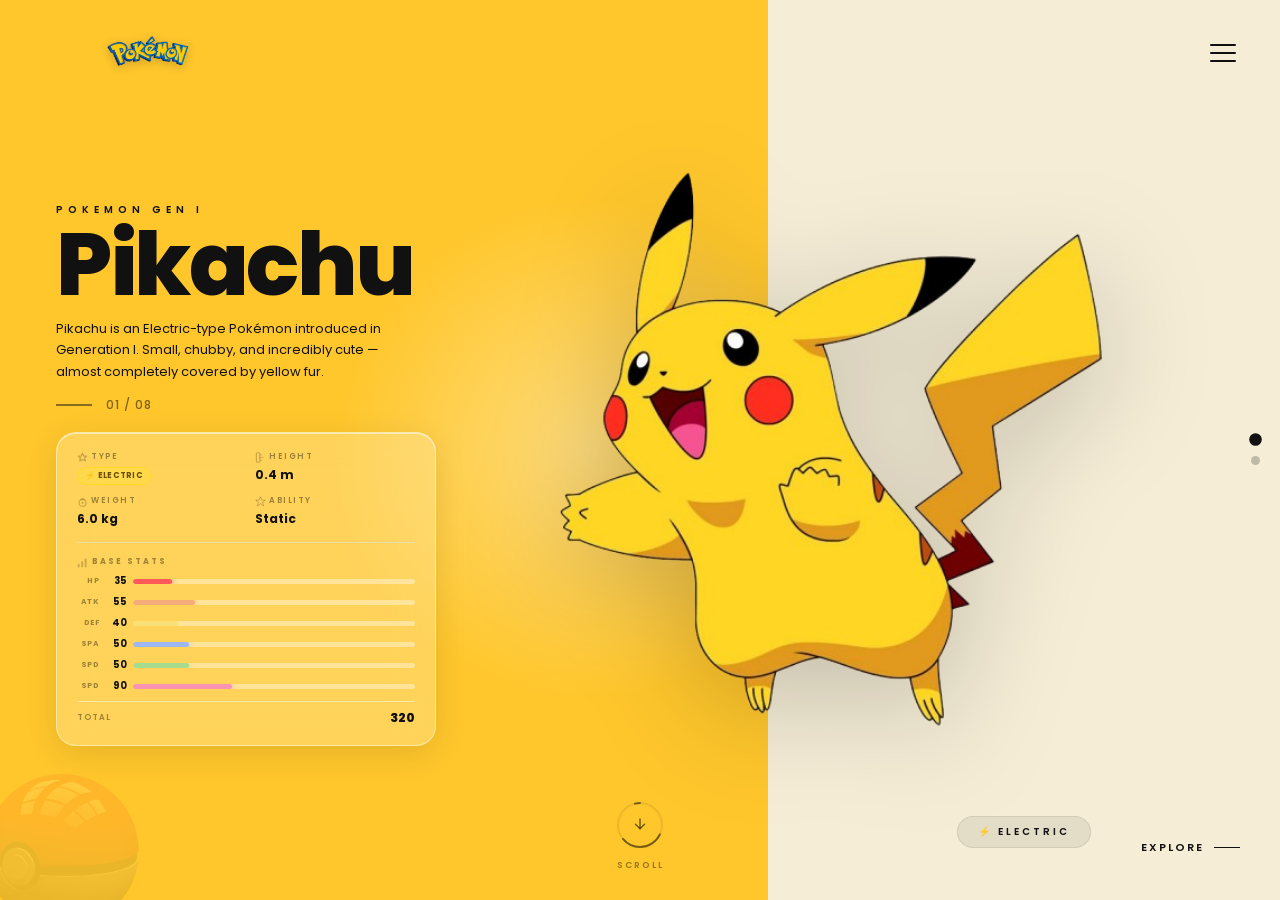
<file: index.html>
<!DOCTYPE html>
<html lang="en">
<head>
    <meta charset="UTF-8">
    <meta name="viewport" content="width=device-width, initial-scale=1.0">
    <title>Pokemon Gen I</title>

    <link rel="preconnect" href="https://fonts.googleapis.com">
    <link rel="preconnect" href="https://fonts.gstatic.com" crossorigin>
    <link href="https://fonts.googleapis.com/css2?family=Poppins:wght@400;500;600;700;800&display=swap" rel="stylesheet">
    <link rel="icon" type="image/x-icon" href="assets/favicon.ico">
    <link rel="stylesheet" href="style.css">
</head>
<body>

    <nav class="scroll-nav" aria-label="Page navigation">
        <button class="snav-dot active" data-slide="0" aria-label="Pikachu"></button>
        <button class="snav-dot"        data-slide="1" aria-label="Charizard"></button>
    </nav>

    <div class="scroll-container" id="scrollContainer">


        <!-- ===================================================
             SLIDE 1 — PIKACHU
        ==================================================== -->
        <div class="slide slide-pikachu" id="slide0">
            <div class="page">

                <!-- ---- LEFT PANEL ---- -->
                <section class="left-panel lp-yellow" aria-label="Pikachu information">

                    <div class="pokemon-logo anim-logo">
                        <img src="assets/pokemonlogo.png" alt="Pokemon" width="200" height="52">
                    </div>

                    <p  class="gen-label  anim-up" style="--d:.38s">Pokemon Gen I</p>
                    <h1 class="pokemon-name anim-up" data-text="Pikachu" style="--d:.50s">Pikachu</h1>
                    <p  class="pokemon-desc anim-up" style="--d:.62s">
                        Pikachu is an Electric-type Pokémon introduced in Generation I.
                        Small, chubby, and incredibly cute — almost completely covered
                        by yellow fur.
                    </p>

                    <div class="counter anim-up" style="--d:.74s" aria-label="Card 1 of 8">
                        <div class="counter-line"></div>
                        <span class="counter-text">01 / 08</span>
                    </div>

                    <!-- STATS SECTION -->
                    <div class="stats-section anim-up" style="--d:.86s" aria-label="Pikachu stats">

                        <!-- quick info grid -->
                        <div class="sq-grid">
                            <div class="sq-item">
                                <span class="sq-label">
                                    <svg width="11" height="11" viewBox="0 0 16 16" fill="none" aria-hidden="true">
                                        <path d="M8 2L10 6H14L11 9L12 13L8 11L4 13L5 9L2 6H6Z" stroke="currentColor" stroke-width="1.8" stroke-linejoin="round"/>
                                    </svg>
                                    Type
                                </span>
                                <div class="sq-types">
                                    <span class="type-pill pill-electric">⚡ Electric</span>
                                </div>
                            </div>
                            <div class="sq-item">
                                <span class="sq-label">
                                    <svg width="11" height="11" viewBox="0 0 16 16" fill="none" aria-hidden="true">
                                        <rect x="2" y="1" width="5" height="14" rx="1.5" stroke="currentColor" stroke-width="1.6"/>
                                        <line x1="7" y1="4"  x2="10" y2="4"  stroke="currentColor" stroke-width="1.3"/>
                                        <line x1="7" y1="8"  x2="12" y2="8"  stroke="currentColor" stroke-width="1.3"/>
                                        <line x1="7" y1="12" x2="10" y2="12" stroke="currentColor" stroke-width="1.3"/>
                                    </svg>
                                    Height
                                </span>
                                <span class="sq-val">0.4 m</span>
                            </div>
                            <div class="sq-item">
                                <span class="sq-label">
                                    <svg width="11" height="11" viewBox="0 0 16 16" fill="none" aria-hidden="true">
                                        <circle cx="8" cy="10" r="5" stroke="currentColor" stroke-width="1.6"/>
                                        <path d="M5.5 5.5 Q8 2 10.5 5.5" stroke="currentColor" stroke-width="1.6" fill="none" stroke-linecap="round"/>
                                        <circle cx="8" cy="10" r="1.5" fill="currentColor"/>
                                    </svg>
                                    Weight
                                </span>
                                <span class="sq-val">6.0 kg</span>
                            </div>
                            <div class="sq-item">
                                <span class="sq-label">
                                    <svg width="11" height="11" viewBox="0 0 16 16" fill="none" aria-hidden="true">
                                        <polygon points="8,1 10,6 15,6 11,9.5 12.5,14.5 8,11 3.5,14.5 5,9.5 1,6 6,6" stroke="currentColor" stroke-width="1.4" stroke-linejoin="round" fill="none"/>
                                    </svg>
                                    Ability
                                </span>
                                <span class="sq-val">Static</span>
                            </div>
                        </div>

                        <!-- base stat bars -->
                        <div class="sc-divider"></div>

                        <div class="sb-header">
                            <svg width="11" height="11" viewBox="0 0 16 16" fill="none" aria-hidden="true">
                                <rect x="1" y="10" width="3" height="5" rx="1" fill="currentColor"/>
                                <rect x="6" y="6"  width="3" height="9" rx="1" fill="currentColor"/>
                                <rect x="11" y="2" width="3" height="13" rx="1" fill="currentColor"/>
                            </svg>
                            Base Stats
                        </div>

                        <div class="sb-list">
                            <div class="sb-row">
                                <span class="sb-lbl">HP</span>
                                <span class="sb-num">35</span>
                                <div class="sb-track">
                                    <div class="sb-fill" style="--pct:14%;--clr:#ff5959;--del:2.85s"></div>
                                </div>
                            </div>
                            <div class="sb-row">
                                <span class="sb-lbl">Atk</span>
                                <span class="sb-num">55</span>
                                <div class="sb-track">
                                    <div class="sb-fill" style="--pct:22%;--clr:#f5ac78;--del:3.00s"></div>
                                </div>
                            </div>
                            <div class="sb-row">
                                <span class="sb-lbl">Def</span>
                                <span class="sb-num">40</span>
                                <div class="sb-track">
                                    <div class="sb-fill" style="--pct:16%;--clr:#fae078;--del:3.15s"></div>
                                </div>
                            </div>
                            <div class="sb-row">
                                <span class="sb-lbl">SpA</span>
                                <span class="sb-num">50</span>
                                <div class="sb-track">
                                    <div class="sb-fill" style="--pct:20%;--clr:#9db7f5;--del:3.30s"></div>
                                </div>
                            </div>
                            <div class="sb-row">
                                <span class="sb-lbl">SpD</span>
                                <span class="sb-num">50</span>
                                <div class="sb-track">
                                    <div class="sb-fill" style="--pct:20%;--clr:#a7db8d;--del:3.45s"></div>
                                </div>
                            </div>
                            <div class="sb-row">
                                <span class="sb-lbl">Spd</span>
                                <span class="sb-num">90</span>
                                <div class="sb-track">
                                    <div class="sb-fill" style="--pct:35%;--clr:#fa92b2;--del:3.60s"></div>
                                </div>
                            </div>
                        </div>

                        <div class="sb-total">
                            <span>Total</span>
                            <strong>320</strong>
                        </div>

                    </div><!-- /stats-section -->

                    <div class="pokeball-watermark" aria-hidden="true">
                        <img src="assets/pokeball.png" alt="">
                    </div>

                    <div class="lightning-container" aria-hidden="true">
                        <div class="bolt" style="--dur:2.8s;--delay:4s;--tx:-30px;--ty:-60px;--tx2:-55px;--ty2:-105px;top:35%;right:32%;">
                            <svg width="20" height="34" viewBox="0 0 22 38" fill="none"><polygon points="14,0 4,20 11,20 8,38 20,14 12,14" fill="#fff" opacity="0.9"/></svg>
                        </div>
                        <div class="bolt" style="--dur:3.2s;--delay:5s;--tx:38px;--ty:-48px;--tx2:65px;--ty2:-86px;top:42%;right:24%;">
                            <svg width="14" height="26" viewBox="0 0 16 28" fill="none"><polygon points="10,0 3,14 8,14 6,28 15,10 9,10" fill="#ffe066" opacity="0.85"/></svg>
                        </div>
                        <div class="spark" style="--dur:2.1s;--delay:4.2s;--tx:-52px;--ty:-32px;top:38%;right:28%;"></div>
                        <div class="spark" style="--dur:2.6s;--delay:5.1s;--tx:42px;--ty:-50px;top:44%;right:22%;"></div>
                        <div class="spark" style="--dur:1.9s;--delay:5.8s;--tx:-38px;--ty:42px;top:50%;right:26%;"></div>
                    </div>

                </section>

                <!-- ---- RIGHT PANEL ---- -->
                <section class="right-panel rp-cream" aria-label="Pikachu illustration">

                    <button class="hamburger" aria-label="Open menu" aria-expanded="false">
                        <span></span><span></span><span></span>
                    </button>

                    <div class="pikachu-wrap">
                        <div class="electric-ring" aria-hidden="true"></div>
                        <div class="electric-ring" aria-hidden="true"></div>
                        <div class="ball-closed" aria-hidden="true"><img src="assets/pokeball.png" alt=""></div>
                        <div class="ball-open"   aria-hidden="true"><img src="assets/pokeballopen.png" alt=""></div>
                        <div class="ball-flash"  aria-hidden="true"></div>
                        <img class="pikachu-img" src="assets/Old_Pikachu.png"
                             alt="Pikachu — Electric-type Pokémon"
                             width="560" height="560" loading="eager">
                    </div>

                    <div class="type-badge anim-fadein" style="--d:2.6s">⚡ Electric</div>
                    <a class="explore-btn anim-fadein" href="#" style="--d:2.7s" aria-label="Explore Pikachu">Explore</a>


                </section>

            </div>

            <!-- scroll arrow — bottom center of full slide -->
            <div class="auto-scroll-hint" aria-hidden="true">
                <div class="scroll-arrow-wrap">
                    <!-- countdown ring -->
                    <svg class="auto-scroll-ring" width="56" height="56" viewBox="0 0 56 56">
                        <circle cx="28" cy="28" r="22" fill="none" stroke="rgba(0,0,0,0.08)" stroke-width="2"/>
                        <circle cx="28" cy="28" r="22" fill="none" stroke="rgba(0,0,0,0.5)" stroke-width="2"
                                stroke-dasharray="44" stroke-dashoffset="44"
                                stroke-linecap="round"
                                transform="rotate(-90 28 28)"/>
                    </svg>
                    <!-- arrow icon centred inside ring -->
                    <div class="scroll-arrow-icon">
                        <svg width="18" height="18" viewBox="0 0 24 24" fill="none">
                            <line x1="12" y1="4" x2="12" y2="16" stroke="currentColor" stroke-width="2" stroke-linecap="round"/>
                            <polyline points="6,11 12,17 18,11" fill="none" stroke="currentColor" stroke-width="2" stroke-linecap="round" stroke-linejoin="round"/>
                        </svg>
                    </div>
                </div>
                <span class="scroll-arrow-label">Scroll</span>
            </div>

        </div><!-- /slide-pikachu -->


        <!-- ===================================================
             SLIDE 2 — CHARIZARD
        ==================================================== -->
        <div class="slide slide-charizard" id="slide1">
            <div class="page">

                <!-- ---- LEFT PANEL ---- -->
                <section class="left-panel lp-orange" aria-label="Charizard information">

                    <div class="pokemon-logo char-anim char-logo">
                        <img src="assets/pokemonlogo.png" alt="Pokemon" width="200" height="52">
                    </div>

                    <p  class="gen-label  char-anim char-t1">Pokemon Gen I</p>
                    <h1 class="pokemon-name char-anim char-t2" data-text="Charizard">Charizard</h1>
                    <p  class="pokemon-desc char-anim char-t3">
                        Charizard is a Fire/Flying-type Pokémon introduced in Generation I.
                        It flies in search of powerful opponents and breathes fire so intense
                        it melts anything.
                    </p>

                    <div class="counter char-anim char-t4" aria-label="Card 2 of 8">
                        <div class="counter-line"></div>
                        <span class="counter-text">02 / 08</span>
                    </div>

                    <!-- STATS SECTION — Charizard -->
                    <div class="stats-section char-anim char-t5" aria-label="Charizard stats">

                        <div class="sq-grid">
                            <div class="sq-item">
                                <span class="sq-label">
                                    <svg width="11" height="11" viewBox="0 0 16 16" fill="none" aria-hidden="true">
                                        <path d="M8 2L10 6H14L11 9L12 13L8 11L4 13L5 9L2 6H6Z" stroke="currentColor" stroke-width="1.8" stroke-linejoin="round"/>
                                    </svg>
                                    Type
                                </span>
                                <div class="sq-types">
                                    <span class="type-pill pill-fire">🔥 Fire</span>
                                    <span class="type-pill pill-flying">Flying</span>
                                </div>
                            </div>
                            <div class="sq-item">
                                <span class="sq-label">
                                    <svg width="11" height="11" viewBox="0 0 16 16" fill="none" aria-hidden="true">
                                        <rect x="2" y="1" width="5" height="14" rx="1.5" stroke="currentColor" stroke-width="1.6"/>
                                        <line x1="7" y1="4"  x2="10" y2="4"  stroke="currentColor" stroke-width="1.3"/>
                                        <line x1="7" y1="8"  x2="12" y2="8"  stroke="currentColor" stroke-width="1.3"/>
                                        <line x1="7" y1="12" x2="10" y2="12" stroke="currentColor" stroke-width="1.3"/>
                                    </svg>
                                    Height
                                </span>
                                <span class="sq-val">1.7 m</span>
                            </div>
                            <div class="sq-item">
                                <span class="sq-label">
                                    <svg width="11" height="11" viewBox="0 0 16 16" fill="none" aria-hidden="true">
                                        <circle cx="8" cy="10" r="5" stroke="currentColor" stroke-width="1.6"/>
                                        <path d="M5.5 5.5 Q8 2 10.5 5.5" stroke="currentColor" stroke-width="1.6" fill="none" stroke-linecap="round"/>
                                        <circle cx="8" cy="10" r="1.5" fill="currentColor"/>
                                    </svg>
                                    Weight
                                </span>
                                <span class="sq-val">90.5 kg</span>
                            </div>
                            <div class="sq-item">
                                <span class="sq-label">
                                    <svg width="11" height="11" viewBox="0 0 16 16" fill="none" aria-hidden="true">
                                        <polygon points="8,1 10,6 15,6 11,9.5 12.5,14.5 8,11 3.5,14.5 5,9.5 1,6 6,6" stroke="currentColor" stroke-width="1.4" stroke-linejoin="round" fill="none"/>
                                    </svg>
                                    Ability
                                </span>
                                <span class="sq-val">Blaze</span>
                            </div>
                        </div>

                        <div class="sc-divider"></div>

                        <div class="sb-header">
                            <svg width="11" height="11" viewBox="0 0 16 16" fill="none" aria-hidden="true">
                                <rect x="1" y="10" width="3" height="5" rx="1" fill="currentColor"/>
                                <rect x="6" y="6"  width="3" height="9" rx="1" fill="currentColor"/>
                                <rect x="11" y="2" width="3" height="13" rx="1" fill="currentColor"/>
                            </svg>
                            Base Stats
                        </div>

                        <div class="sb-list">
                            <div class="sb-row">
                                <span class="sb-lbl">HP</span>
                                <span class="sb-num">78</span>
                                <div class="sb-track">
                                    <div class="sb-fill char-bar" style="--pct:31%;--clr:#ff5959;--del:0.15s"></div>
                                </div>
                            </div>
                            <div class="sb-row">
                                <span class="sb-lbl">Atk</span>
                                <span class="sb-num">84</span>
                                <div class="sb-track">
                                    <div class="sb-fill char-bar" style="--pct:33%;--clr:#f5ac78;--del:0.30s"></div>
                                </div>
                            </div>
                            <div class="sb-row">
                                <span class="sb-lbl">Def</span>
                                <span class="sb-num">78</span>
                                <div class="sb-track">
                                    <div class="sb-fill char-bar" style="--pct:31%;--clr:#fae078;--del:0.45s"></div>
                                </div>
                            </div>
                            <div class="sb-row">
                                <span class="sb-lbl">SpA</span>
                                <span class="sb-num">109</span>
                                <div class="sb-track">
                                    <div class="sb-fill char-bar" style="--pct:43%;--clr:#9db7f5;--del:0.60s"></div>
                                </div>
                            </div>
                            <div class="sb-row">
                                <span class="sb-lbl">SpD</span>
                                <span class="sb-num">85</span>
                                <div class="sb-track">
                                    <div class="sb-fill char-bar" style="--pct:33%;--clr:#a7db8d;--del:0.75s"></div>
                                </div>
                            </div>
                            <div class="sb-row">
                                <span class="sb-lbl">Spd</span>
                                <span class="sb-num">100</span>
                                <div class="sb-track">
                                    <div class="sb-fill char-bar" style="--pct:39%;--clr:#fa92b2;--del:0.90s"></div>
                                </div>
                            </div>
                        </div>

                        <div class="sb-total">
                            <span>Total</span>
                            <strong>534</strong>
                        </div>

                    </div><!-- /stats-section char -->

                    <div class="pokeball-watermark" aria-hidden="true">
                        <img src="assets/pokeball.png" alt="">
                    </div>

                    <div class="fire-container" aria-hidden="true">
                        <div class="ember" style="--x:33%;--dur:2.4s;--delay:0.1s;--size:10px"></div>
                        <div class="ember" style="--x:40%;--dur:3.1s;--delay:0.5s;--size:7px"></div>
                        <div class="ember" style="--x:47%;--dur:2.7s;--delay:0.9s;--size:12px"></div>
                        <div class="ember" style="--x:54%;--dur:2.2s;--delay:0.3s;--size:8px"></div>
                        <div class="ember" style="--x:61%;--dur:3.0s;--delay:1.2s;--size:6px"></div>
                        <div class="ember" style="--x:29%;--dur:2.9s;--delay:0.7s;--size:9px"></div>
                        <div class="ember" style="--x:37%;--dur:2.1s;--delay:1.5s;--size:11px"></div>
                        <div class="ember" style="--x:52%;--dur:3.3s;--delay:0.4s;--size:7px"></div>
                    </div>

                </section>

                <!-- ---- RIGHT PANEL ---- -->
                <section class="right-panel rp-orange" aria-label="Charizard illustration">

                    <button class="hamburger" aria-label="Open menu" aria-expanded="false">
                        <span></span><span></span><span></span>
                    </button>

                    <div class="charizard-wrap">
                        <div class="fire-ring" aria-hidden="true"></div>
                        <div class="fire-ring" aria-hidden="true"></div>
                        <img class="charizard-img char-anim char-pokemon"
                             src="assets/charizard.png"
                             alt="Charizard — Fire and Flying-type Pokémon"
                             width="560" height="560" loading="lazy">
                    </div>

                    <div class="type-badge badge-fire char-anim char-badge">🔥 Fire · Flying</div>
                    <a class="explore-btn explore-dark char-anim char-explore" href="#" aria-label="Explore Charizard">Explore</a>

                </section>

            </div>
        </div><!-- /slide-charizard -->

    </div><!-- /scroll-container -->


    <script>
        const slides   = document.querySelectorAll('.slide');
        const snavDots = document.querySelectorAll('.snav-dot');

        const observer = new IntersectionObserver(entries => {
            entries.forEach(entry => {
                if (!entry.isIntersecting) return;

                const idx = [...slides].indexOf(entry.target);
                snavDots.forEach((d, i) => d.classList.toggle('active', i === idx));

                if (idx === 1 && !entry.target.dataset.animated) {
                    entry.target.dataset.animated = '1';
                    entry.target.querySelectorAll('.char-anim').forEach(el => el.classList.add('char-in'));

                    // fire charizard stat bars after card slides in
                    setTimeout(() => {
                        entry.target.querySelectorAll('.char-bar').forEach(b => b.classList.add('bar-run'));
                    }, 750);
                }
            });
        }, { threshold: 0.5 });

        slides.forEach(s => observer.observe(s));

        // ---- auto-scroll to Charizard after all slide-1 animations finish ----
        // last animation completes at ~4.5s (stat bars), so scroll at 5.5s
        // cancel immediately if user scrolls manually first
        const container = document.getElementById('scrollContainer');
        let userScrolled = false;

        const cancelAutoScroll = () => { userScrolled = true; };
        container.addEventListener('wheel',      cancelAutoScroll, { once: true });
        container.addEventListener('touchstart', cancelAutoScroll, { once: true });
        container.addEventListener('keydown',    cancelAutoScroll, { once: true });

        // countdown ring progress
        const ring = document.querySelector('.auto-scroll-ring circle');
        const TOTAL = 5500; // ms to wait
        let start = null;

        function animateRing(ts) {
            if (userScrolled) { hideHint(); return; }
            if (!start) start = ts;
            const pct = Math.min((ts - start) / TOTAL, 1);
            if (ring) ring.style.strokeDashoffset = 44 * (1 - pct);
            if (pct < 1) requestAnimationFrame(animateRing);
        }

        function hideHint() {
            const hint = document.querySelector('.auto-scroll-hint');
            if (hint) { hint.style.opacity = '0'; setTimeout(() => hint.remove(), 400); }
        }

        // start ring animation after page loads
        setTimeout(() => {
            if (!userScrolled) requestAnimationFrame(animateRing);
        }, 100);

        setTimeout(() => {
            if (!userScrolled) {
                hideHint();
                slides[1].scrollIntoView({ behavior: 'smooth' });
            }
        }, TOTAL);

        snavDots.forEach(btn => {
            btn.addEventListener('click', () => {
                slides[parseInt(btn.dataset.slide)].scrollIntoView({ behavior: 'smooth' });
            });
        });

        document.querySelectorAll('.hamburger').forEach(hamburger => {
            let open = false;
            hamburger.addEventListener('click', () => {
                open = !open;
                const [s1, s2, s3] = hamburger.querySelectorAll('span');
                s1.style.transform = open ? 'translateY(8px) rotate(45deg)'   : '';
                s2.style.opacity   = open ? '0'                                : '';
                s3.style.transform = open ? 'translateY(-8px) rotate(-45deg)' : '';
                hamburger.setAttribute('aria-expanded', open);
            });
        });
    </script>

</body>
</html>
</file>
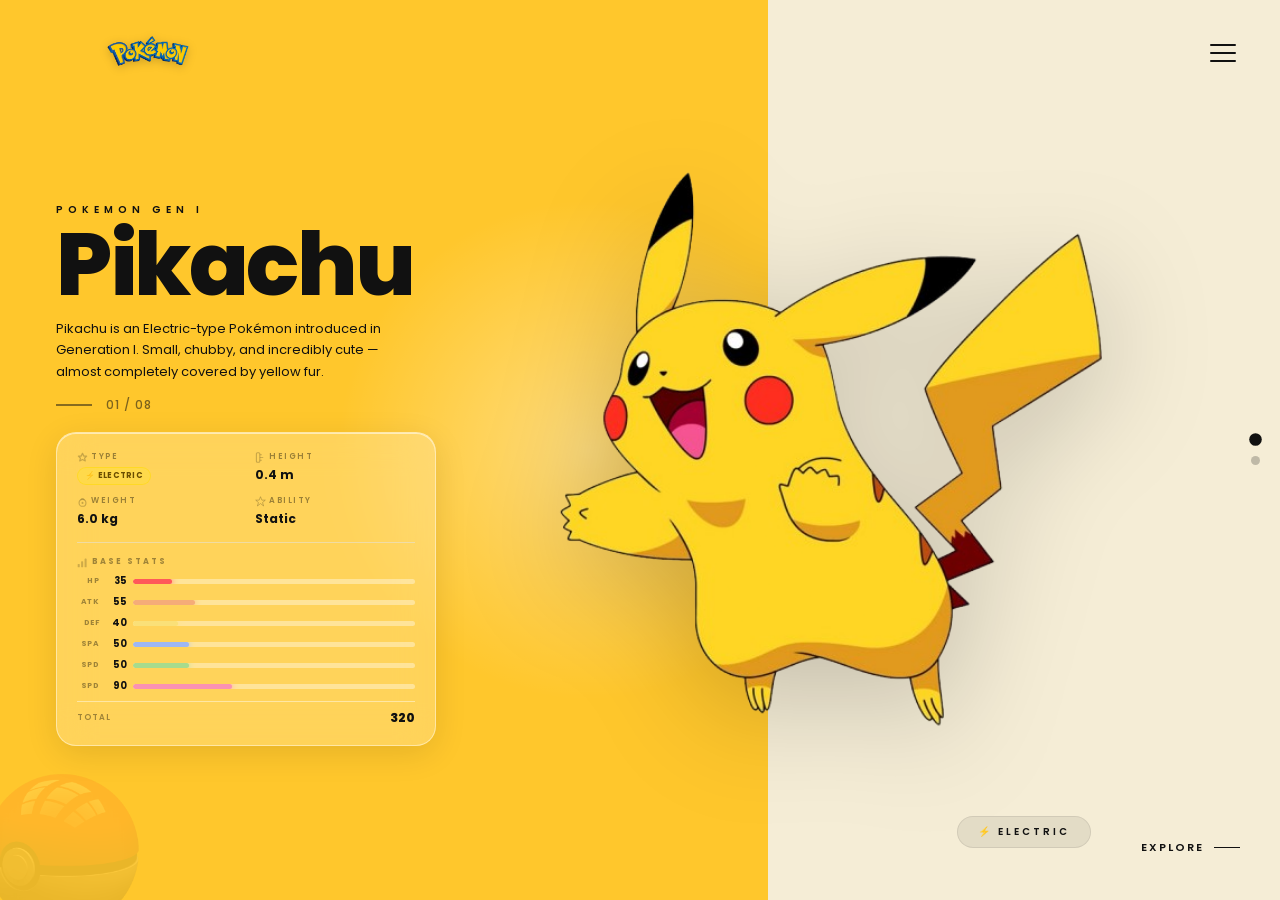
<file: pokemon.html>
<!DOCTYPE html>
<html lang="en">
<head>
    <meta charset="UTF-8">
    <meta name="viewport" content="width=device-width, initial-scale=1.0">
    <title>Pokemon Gen I</title>

    <link rel="preconnect" href="https://fonts.googleapis.com">
    <link rel="preconnect" href="https://fonts.gstatic.com" crossorigin>
    <link href="https://fonts.googleapis.com/css2?family=Poppins:wght@400;500;600;700;800&display=swap" rel="stylesheet">
    <link rel="stylesheet" href="pokemon.css">
</head>
<body>

    <nav class="scroll-nav" aria-label="Page navigation">
        <button class="snav-dot active" data-slide="0" aria-label="Pikachu"></button>
        <button class="snav-dot"        data-slide="1" aria-label="Charizard"></button>
    </nav>

    <div class="scroll-container" id="scrollContainer">


        <!-- ===================================================
             SLIDE 1 — PIKACHU
        ==================================================== -->
        <div class="slide slide-pikachu" id="slide0">
            <div class="page">

                <!-- ---- LEFT PANEL ---- -->
                <section class="left-panel lp-yellow" aria-label="Pikachu information">

                    <div class="pokemon-logo anim-logo">
                        <img src="assets/pokemonlogo.png" alt="Pokemon" width="200" height="52">
                    </div>

                    <p  class="gen-label  anim-up" style="--d:.38s">Pokemon Gen I</p>
                    <h1 class="pokemon-name anim-up" data-text="Pikachu" style="--d:.50s">Pikachu</h1>
                    <p  class="pokemon-desc anim-up" style="--d:.62s">
                        Pikachu is an Electric-type Pokémon introduced in Generation I.
                        Small, chubby, and incredibly cute — almost completely covered
                        by yellow fur.
                    </p>

                    <div class="counter anim-up" style="--d:.74s" aria-label="Card 1 of 8">
                        <div class="counter-line"></div>
                        <span class="counter-text">01 / 08</span>
                    </div>

                    <!-- STATS SECTION -->
                    <div class="stats-section anim-up" style="--d:.86s" aria-label="Pikachu stats">

                        <!-- quick info grid -->
                        <div class="sq-grid">
                            <div class="sq-item">
                                <span class="sq-label">
                                    <svg width="11" height="11" viewBox="0 0 16 16" fill="none" aria-hidden="true">
                                        <path d="M8 2L10 6H14L11 9L12 13L8 11L4 13L5 9L2 6H6Z" stroke="currentColor" stroke-width="1.8" stroke-linejoin="round"/>
                                    </svg>
                                    Type
                                </span>
                                <div class="sq-types">
                                    <span class="type-pill pill-electric">⚡ Electric</span>
                                </div>
                            </div>
                            <div class="sq-item">
                                <span class="sq-label">
                                    <svg width="11" height="11" viewBox="0 0 16 16" fill="none" aria-hidden="true">
                                        <rect x="2" y="1" width="5" height="14" rx="1.5" stroke="currentColor" stroke-width="1.6"/>
                                        <line x1="7" y1="4"  x2="10" y2="4"  stroke="currentColor" stroke-width="1.3"/>
                                        <line x1="7" y1="8"  x2="12" y2="8"  stroke="currentColor" stroke-width="1.3"/>
                                        <line x1="7" y1="12" x2="10" y2="12" stroke="currentColor" stroke-width="1.3"/>
                                    </svg>
                                    Height
                                </span>
                                <span class="sq-val">0.4 m</span>
                            </div>
                            <div class="sq-item">
                                <span class="sq-label">
                                    <svg width="11" height="11" viewBox="0 0 16 16" fill="none" aria-hidden="true">
                                        <circle cx="8" cy="10" r="5" stroke="currentColor" stroke-width="1.6"/>
                                        <path d="M5.5 5.5 Q8 2 10.5 5.5" stroke="currentColor" stroke-width="1.6" fill="none" stroke-linecap="round"/>
                                        <circle cx="8" cy="10" r="1.5" fill="currentColor"/>
                                    </svg>
                                    Weight
                                </span>
                                <span class="sq-val">6.0 kg</span>
                            </div>
                            <div class="sq-item">
                                <span class="sq-label">
                                    <svg width="11" height="11" viewBox="0 0 16 16" fill="none" aria-hidden="true">
                                        <polygon points="8,1 10,6 15,6 11,9.5 12.5,14.5 8,11 3.5,14.5 5,9.5 1,6 6,6" stroke="currentColor" stroke-width="1.4" stroke-linejoin="round" fill="none"/>
                                    </svg>
                                    Ability
                                </span>
                                <span class="sq-val">Static</span>
                            </div>
                        </div>

                        <!-- base stat bars -->
                        <div class="sc-divider"></div>

                        <div class="sb-header">
                            <svg width="11" height="11" viewBox="0 0 16 16" fill="none" aria-hidden="true">
                                <rect x="1" y="10" width="3" height="5" rx="1" fill="currentColor"/>
                                <rect x="6" y="6"  width="3" height="9" rx="1" fill="currentColor"/>
                                <rect x="11" y="2" width="3" height="13" rx="1" fill="currentColor"/>
                            </svg>
                            Base Stats
                        </div>

                        <div class="sb-list">
                            <div class="sb-row">
                                <span class="sb-lbl">HP</span>
                                <span class="sb-num">35</span>
                                <div class="sb-track">
                                    <div class="sb-fill" style="--pct:14%;--clr:#ff5959;--del:2.85s"></div>
                                </div>
                            </div>
                            <div class="sb-row">
                                <span class="sb-lbl">Atk</span>
                                <span class="sb-num">55</span>
                                <div class="sb-track">
                                    <div class="sb-fill" style="--pct:22%;--clr:#f5ac78;--del:3.00s"></div>
                                </div>
                            </div>
                            <div class="sb-row">
                                <span class="sb-lbl">Def</span>
                                <span class="sb-num">40</span>
                                <div class="sb-track">
                                    <div class="sb-fill" style="--pct:16%;--clr:#fae078;--del:3.15s"></div>
                                </div>
                            </div>
                            <div class="sb-row">
                                <span class="sb-lbl">SpA</span>
                                <span class="sb-num">50</span>
                                <div class="sb-track">
                                    <div class="sb-fill" style="--pct:20%;--clr:#9db7f5;--del:3.30s"></div>
                                </div>
                            </div>
                            <div class="sb-row">
                                <span class="sb-lbl">SpD</span>
                                <span class="sb-num">50</span>
                                <div class="sb-track">
                                    <div class="sb-fill" style="--pct:20%;--clr:#a7db8d;--del:3.45s"></div>
                                </div>
                            </div>
                            <div class="sb-row">
                                <span class="sb-lbl">Spd</span>
                                <span class="sb-num">90</span>
                                <div class="sb-track">
                                    <div class="sb-fill" style="--pct:35%;--clr:#fa92b2;--del:3.60s"></div>
                                </div>
                            </div>
                        </div>

                        <div class="sb-total">
                            <span>Total</span>
                            <strong>320</strong>
                        </div>

                    </div><!-- /stats-section -->

                    <div class="pokeball-watermark" aria-hidden="true">
                        <img src="assets/pokeball.png" alt="">
                    </div>

                    <div class="lightning-container" aria-hidden="true">
                        <div class="bolt" style="--dur:2.8s;--delay:4s;--tx:-30px;--ty:-60px;--tx2:-55px;--ty2:-105px;top:35%;right:32%;">
                            <svg width="20" height="34" viewBox="0 0 22 38" fill="none"><polygon points="14,0 4,20 11,20 8,38 20,14 12,14" fill="#fff" opacity="0.9"/></svg>
                        </div>
                        <div class="bolt" style="--dur:3.2s;--delay:5s;--tx:38px;--ty:-48px;--tx2:65px;--ty2:-86px;top:42%;right:24%;">
                            <svg width="14" height="26" viewBox="0 0 16 28" fill="none"><polygon points="10,0 3,14 8,14 6,28 15,10 9,10" fill="#ffe066" opacity="0.85"/></svg>
                        </div>
                        <div class="spark" style="--dur:2.1s;--delay:4.2s;--tx:-52px;--ty:-32px;top:38%;right:28%;"></div>
                        <div class="spark" style="--dur:2.6s;--delay:5.1s;--tx:42px;--ty:-50px;top:44%;right:22%;"></div>
                        <div class="spark" style="--dur:1.9s;--delay:5.8s;--tx:-38px;--ty:42px;top:50%;right:26%;"></div>
                    </div>

                </section>

                <!-- ---- RIGHT PANEL ---- -->
                <section class="right-panel rp-cream" aria-label="Pikachu illustration">

                    <button class="hamburger" aria-label="Open menu" aria-expanded="false">
                        <span></span><span></span><span></span>
                    </button>

                    <div class="pikachu-wrap">
                        <div class="electric-ring" aria-hidden="true"></div>
                        <div class="electric-ring" aria-hidden="true"></div>
                        <div class="ball-closed" aria-hidden="true"><img src="assets/pokeball.png" alt=""></div>
                        <div class="ball-open"   aria-hidden="true"><img src="assets/pokeballopen.png" alt=""></div>
                        <div class="ball-flash"  aria-hidden="true"></div>
                        <img class="pikachu-img" src="assets/Old_Pikachu.png"
                             alt="Pikachu — Electric-type Pokémon"
                             width="560" height="560" loading="eager">
                    </div>

                    <div class="type-badge anim-fadein" style="--d:2.6s">⚡ Electric</div>
                    <a class="explore-btn anim-fadein" href="#" style="--d:2.7s" aria-label="Explore Pikachu">Explore</a>

                </section>

            </div>
        </div><!-- /slide-pikachu -->


        <!-- ===================================================
             SLIDE 2 — CHARIZARD
        ==================================================== -->
        <div class="slide slide-charizard" id="slide1">
            <div class="page">

                <!-- ---- LEFT PANEL ---- -->
                <section class="left-panel lp-orange" aria-label="Charizard information">

                    <div class="pokemon-logo char-anim char-logo">
                        <img src="assets/pokemonlogo.png" alt="Pokemon" width="200" height="52">
                    </div>

                    <p  class="gen-label  char-anim char-t1">Pokemon Gen I</p>
                    <h1 class="pokemon-name char-anim char-t2" data-text="Charizard">Charizard</h1>
                    <p  class="pokemon-desc char-anim char-t3">
                        Charizard is a Fire/Flying-type Pokémon introduced in Generation I.
                        It flies in search of powerful opponents and breathes fire so intense
                        it melts anything.
                    </p>

                    <div class="counter char-anim char-t4" aria-label="Card 2 of 8">
                        <div class="counter-line"></div>
                        <span class="counter-text">02 / 08</span>
                    </div>

                    <!-- STATS SECTION — Charizard -->
                    <div class="stats-section char-anim char-t5" aria-label="Charizard stats">

                        <div class="sq-grid">
                            <div class="sq-item">
                                <span class="sq-label">
                                    <svg width="11" height="11" viewBox="0 0 16 16" fill="none" aria-hidden="true">
                                        <path d="M8 2L10 6H14L11 9L12 13L8 11L4 13L5 9L2 6H6Z" stroke="currentColor" stroke-width="1.8" stroke-linejoin="round"/>
                                    </svg>
                                    Type
                                </span>
                                <div class="sq-types">
                                    <span class="type-pill pill-fire">🔥 Fire</span>
                                    <span class="type-pill pill-flying">Flying</span>
                                </div>
                            </div>
                            <div class="sq-item">
                                <span class="sq-label">
                                    <svg width="11" height="11" viewBox="0 0 16 16" fill="none" aria-hidden="true">
                                        <rect x="2" y="1" width="5" height="14" rx="1.5" stroke="currentColor" stroke-width="1.6"/>
                                        <line x1="7" y1="4"  x2="10" y2="4"  stroke="currentColor" stroke-width="1.3"/>
                                        <line x1="7" y1="8"  x2="12" y2="8"  stroke="currentColor" stroke-width="1.3"/>
                                        <line x1="7" y1="12" x2="10" y2="12" stroke="currentColor" stroke-width="1.3"/>
                                    </svg>
                                    Height
                                </span>
                                <span class="sq-val">1.7 m</span>
                            </div>
                            <div class="sq-item">
                                <span class="sq-label">
                                    <svg width="11" height="11" viewBox="0 0 16 16" fill="none" aria-hidden="true">
                                        <circle cx="8" cy="10" r="5" stroke="currentColor" stroke-width="1.6"/>
                                        <path d="M5.5 5.5 Q8 2 10.5 5.5" stroke="currentColor" stroke-width="1.6" fill="none" stroke-linecap="round"/>
                                        <circle cx="8" cy="10" r="1.5" fill="currentColor"/>
                                    </svg>
                                    Weight
                                </span>
                                <span class="sq-val">90.5 kg</span>
                            </div>
                            <div class="sq-item">
                                <span class="sq-label">
                                    <svg width="11" height="11" viewBox="0 0 16 16" fill="none" aria-hidden="true">
                                        <polygon points="8,1 10,6 15,6 11,9.5 12.5,14.5 8,11 3.5,14.5 5,9.5 1,6 6,6" stroke="currentColor" stroke-width="1.4" stroke-linejoin="round" fill="none"/>
                                    </svg>
                                    Ability
                                </span>
                                <span class="sq-val">Blaze</span>
                            </div>
                        </div>

                        <div class="sc-divider"></div>

                        <div class="sb-header">
                            <svg width="11" height="11" viewBox="0 0 16 16" fill="none" aria-hidden="true">
                                <rect x="1" y="10" width="3" height="5" rx="1" fill="currentColor"/>
                                <rect x="6" y="6"  width="3" height="9" rx="1" fill="currentColor"/>
                                <rect x="11" y="2" width="3" height="13" rx="1" fill="currentColor"/>
                            </svg>
                            Base Stats
                        </div>

                        <div class="sb-list">
                            <div class="sb-row">
                                <span class="sb-lbl">HP</span>
                                <span class="sb-num">78</span>
                                <div class="sb-track">
                                    <div class="sb-fill char-bar" style="--pct:31%;--clr:#ff5959;--del:0.15s"></div>
                                </div>
                            </div>
                            <div class="sb-row">
                                <span class="sb-lbl">Atk</span>
                                <span class="sb-num">84</span>
                                <div class="sb-track">
                                    <div class="sb-fill char-bar" style="--pct:33%;--clr:#f5ac78;--del:0.30s"></div>
                                </div>
                            </div>
                            <div class="sb-row">
                                <span class="sb-lbl">Def</span>
                                <span class="sb-num">78</span>
                                <div class="sb-track">
                                    <div class="sb-fill char-bar" style="--pct:31%;--clr:#fae078;--del:0.45s"></div>
                                </div>
                            </div>
                            <div class="sb-row">
                                <span class="sb-lbl">SpA</span>
                                <span class="sb-num">109</span>
                                <div class="sb-track">
                                    <div class="sb-fill char-bar" style="--pct:43%;--clr:#9db7f5;--del:0.60s"></div>
                                </div>
                            </div>
                            <div class="sb-row">
                                <span class="sb-lbl">SpD</span>
                                <span class="sb-num">85</span>
                                <div class="sb-track">
                                    <div class="sb-fill char-bar" style="--pct:33%;--clr:#a7db8d;--del:0.75s"></div>
                                </div>
                            </div>
                            <div class="sb-row">
                                <span class="sb-lbl">Spd</span>
                                <span class="sb-num">100</span>
                                <div class="sb-track">
                                    <div class="sb-fill char-bar" style="--pct:39%;--clr:#fa92b2;--del:0.90s"></div>
                                </div>
                            </div>
                        </div>

                        <div class="sb-total">
                            <span>Total</span>
                            <strong>534</strong>
                        </div>

                    </div><!-- /stats-section char -->

                    <div class="pokeball-watermark" aria-hidden="true">
                        <img src="assets/pokeball.png" alt="">
                    </div>

                    <div class="fire-container" aria-hidden="true">
                        <div class="ember" style="--x:33%;--dur:2.4s;--delay:0.1s;--size:10px"></div>
                        <div class="ember" style="--x:40%;--dur:3.1s;--delay:0.5s;--size:7px"></div>
                        <div class="ember" style="--x:47%;--dur:2.7s;--delay:0.9s;--size:12px"></div>
                        <div class="ember" style="--x:54%;--dur:2.2s;--delay:0.3s;--size:8px"></div>
                        <div class="ember" style="--x:61%;--dur:3.0s;--delay:1.2s;--size:6px"></div>
                        <div class="ember" style="--x:29%;--dur:2.9s;--delay:0.7s;--size:9px"></div>
                        <div class="ember" style="--x:37%;--dur:2.1s;--delay:1.5s;--size:11px"></div>
                        <div class="ember" style="--x:52%;--dur:3.3s;--delay:0.4s;--size:7px"></div>
                    </div>

                </section>

                <!-- ---- RIGHT PANEL ---- -->
                <section class="right-panel rp-orange" aria-label="Charizard illustration">

                    <button class="hamburger" aria-label="Open menu" aria-expanded="false">
                        <span></span><span></span><span></span>
                    </button>

                    <div class="charizard-wrap">
                        <div class="fire-ring" aria-hidden="true"></div>
                        <div class="fire-ring" aria-hidden="true"></div>
                        <img class="charizard-img char-anim char-pokemon"
                             src="assets/charizard.png"
                             alt="Charizard — Fire and Flying-type Pokémon"
                             width="560" height="560" loading="lazy">
                    </div>

                    <div class="type-badge badge-fire char-anim char-badge">🔥 Fire · Flying</div>
                    <a class="explore-btn explore-dark char-anim char-explore" href="#" aria-label="Explore Charizard">Explore</a>

                </section>

            </div>
        </div><!-- /slide-charizard -->

    </div><!-- /scroll-container -->


    <script>
        const slides   = document.querySelectorAll('.slide');
        const snavDots = document.querySelectorAll('.snav-dot');

        const observer = new IntersectionObserver(entries => {
            entries.forEach(entry => {
                if (!entry.isIntersecting) return;

                const idx = [...slides].indexOf(entry.target);
                snavDots.forEach((d, i) => d.classList.toggle('active', i === idx));

                if (idx === 1 && !entry.target.dataset.animated) {
                    entry.target.dataset.animated = '1';
                    entry.target.querySelectorAll('.char-anim').forEach(el => el.classList.add('char-in'));

                    // fire charizard stat bars after card slides in
                    setTimeout(() => {
                        entry.target.querySelectorAll('.char-bar').forEach(b => b.classList.add('bar-run'));
                    }, 750);
                }
            });
        }, { threshold: 0.5 });

        slides.forEach(s => observer.observe(s));

        snavDots.forEach(btn => {
            btn.addEventListener('click', () => {
                slides[parseInt(btn.dataset.slide)].scrollIntoView({ behavior: 'smooth' });
            });
        });

        document.querySelectorAll('.hamburger').forEach(hamburger => {
            let open = false;
            hamburger.addEventListener('click', () => {
                open = !open;
                const [s1, s2, s3] = hamburger.querySelectorAll('span');
                s1.style.transform = open ? 'translateY(8px) rotate(45deg)'   : '';
                s2.style.opacity   = open ? '0'                                : '';
                s3.style.transform = open ? 'translateY(-8px) rotate(-45deg)' : '';
                hamburger.setAttribute('aria-expanded', open);
            });
        });
    </script>

</body>
</html>
</file>
<file: style.css>
/* ============================================
   POKEMON PAGE — pokemon.css
   ============================================ */

*, *::before, *::after { margin: 0; padding: 0; box-sizing: border-box; }

:root {
    --yellow:      #FFC72C;
    --cream:       #F5EDD6;
    --orange:      #FF6B35;
    --orange-deep: #E84B0A;
    --peach:       #FFF0E8;
    --black:       #111111;
    --spring: cubic-bezier(0.34, 1.56, 0.64, 1);
    --ease-o: cubic-bezier(0.22, 1, 0.36, 1);
}

html, body {
    font-family: 'Poppins', sans-serif;
    width: 100%; height: 100%;
    overflow: hidden;
}


/* =============================================
   SCROLL CONTAINER
============================================= */

.scroll-container {
    height: 100vh;
    overflow-y: scroll;
    scroll-snap-type: y mandatory;
    scroll-behavior: smooth;
    -webkit-overflow-scrolling: touch;
    scrollbar-width: none;
}
.scroll-container::-webkit-scrollbar { display: none; }

.slide {
    height: 100vh;
    scroll-snap-align: start;
    scroll-snap-stop: always;
    position: relative;
    overflow: hidden;
}

.page { width: 100%; height: 100%; display: flex; }


/* =============================================
   FIXED SCROLL NAV DOTS
============================================= */

.scroll-nav {
    position: fixed;
    right: 20px;
    top: 50%;
    transform: translateY(-50%);
    z-index: 1000;
    display: flex;
    flex-direction: column;
    gap: 12px;
}

.snav-dot {
    width: 9px; height: 9px;
    border-radius: 50%;
    border: none;
    background: rgba(0,0,0,0.22);
    cursor: pointer;
    transition: background 0.3s, transform 0.3s;
    padding: 0;
}

.snav-dot.active { background: var(--black); transform: scale(1.4); }


/* =============================================
   SHARED PANEL BASE
============================================= */

.left-panel {
    width: 60%;
    height: 100%;
    position: relative;
    display: flex;
    flex-direction: column;
    justify-content: center;
    padding: 80px 56px 32px;   /* top gives space for logo */
    overflow: hidden;
}

.right-panel {
    width: 40%;
    height: 100%;
    position: relative;
    display: flex;
    align-items: center;
    justify-content: center;
}

/* panel colours */
.lp-yellow { background: var(--yellow); }
.rp-cream  { background: var(--cream);  }
.lp-orange { background: var(--orange); }
.rp-orange { background: var(--peach);  }


/* =============================================
   SHARED TEXT ELEMENTS
============================================= */

.pokemon-logo {
    position: absolute;
    top: 28px; left: 48px;
}
.pokemon-logo img { height: 46px; object-fit: contain; filter: drop-shadow(0 2px 5px rgba(0,0,0,0.18)); }

.gen-label {
    font-size: 10px;
    font-weight: 600;
    letter-spacing: 5px;
    color: var(--black);
    text-transform: uppercase;
    opacity: 0.65;
    margin-bottom: 6px;
}

.pokemon-name {
    font-size: clamp(52px, 7.5vw, 88px);
    font-weight: 800;
    color: var(--black);
    line-height: 0.93;
    letter-spacing: -2.5px;
    margin-bottom: 12px;
    position: relative;
}

.pokemon-name::before,
.pokemon-name::after {
    content: attr(data-text);
    position: absolute; inset: 0;
    font-size: inherit; font-weight: 800;
    letter-spacing: -2.5px; opacity: 0;
}
.pokemon-name::before { color: #ff0044; clip-path: polygon(0 28%,100% 28%,100% 50%,0 50%); animation: glitch1 7s infinite 5s; }
.pokemon-name::after  { color: #00ccff; clip-path: polygon(0 58%,100% 58%,100% 76%,0 76%); animation: glitch2 7s infinite 5.5s; }

@keyframes glitch1 {
    0%,94%,100% { transform:translate(0);         opacity:0; }
    95%          { transform:translate(-4px, 1px);  opacity:0.7; }
    97%          { transform:translate(3px,-1px);   opacity:0.4; }
    98%          { transform:translate(0);          opacity:0; }
}
@keyframes glitch2 {
    0%,91%,100% { transform:translate(0);          opacity:0; }
    92%          { transform:translate(4px, 2px);   opacity:0.6; }
    94%          { transform:translate(-3px, 0);    opacity:0.35; }
    95%          { transform:translate(0);          opacity:0; }
}

.pokemon-desc {
    font-size: 13px;
    font-weight: 400;
    color: var(--black);
    line-height: 1.65;
    max-width: 330px;
    margin-bottom: 14px;
    opacity: 0.78;
}

.counter { display: flex; align-items: center; gap: 14px; margin-bottom: 18px; }
.counter-line { width: 36px; height: 1.5px; background: var(--black); opacity: 0.5; }
.counter-text { font-size: 12px; font-weight: 500; letter-spacing: 1px; color: var(--black); opacity: 0.55; }

/* pokeball watermark */
.pokeball-watermark {
    position: absolute; bottom: -90px; left: -70px;
    width: 280px; height: 280px;
    opacity: 0.09;
    animation: rotateSlow 22s linear infinite;
    pointer-events: none;
}
.pokeball-watermark img { width: 100%; height: 100%; object-fit: contain; }
@keyframes rotateSlow { to { transform: rotate(360deg); } }

/* hamburger */
.hamburger {
    position: absolute; top: 40px; right: 40px;
    display: flex; flex-direction: column; gap: 6px;
    cursor: pointer; background: none; border: none; padding: 4px;
}
.hamburger span { display: block; width: 26px; height: 2px; background: var(--black); border-radius: 2px; transition: transform 0.3s, opacity 0.3s; }

/* type badge (right panel bottom) */
.type-badge {
    position: absolute; bottom: 52px; left: 50%; transform: translateX(-50%);
    background: rgba(0,0,0,0.07); border: 1px solid rgba(0,0,0,0.08);
    border-radius: 24px; padding: 7px 20px;
    font-size: 10px; font-weight: 600; letter-spacing: 3px;
    text-transform: uppercase; color: var(--black); white-space: nowrap;
}
.badge-fire { background: rgba(232,75,10,0.1); border-color: rgba(232,75,10,0.22); color: var(--orange-deep); }

/* explore button */
.explore-btn {
    position: absolute; bottom: 44px; right: 40px;
    display: flex; align-items: center; gap: 10px;
    font-size: 11px; font-weight: 600; letter-spacing: 2px;
    text-transform: uppercase; color: var(--black); text-decoration: none;
}
.explore-btn::after { content: ''; width: 26px; height: 1.5px; background: currentColor; transition: width 0.3s; }
.explore-btn:hover::after { width: 44px; }
.explore-dark { color: var(--orange-deep); }


/* =============================================
   STATS SECTION — glassmorphism card
============================================= */

.stats-section {
    width: 380px;                              /* compact fixed width */
    background: rgba(255, 255, 255, 0.22);
    backdrop-filter: blur(18px);
    -webkit-backdrop-filter: blur(18px);
    border: 1px solid rgba(255, 255, 255, 0.45);
    border-radius: 20px;
    box-shadow:
        0 8px 32px rgba(0, 0, 0, 0.10),
        inset 0 1px 0 rgba(255,255,255,0.55);
    padding: 18px 20px;
}

/* quick info 2×2 grid */
.sq-grid {
    display: grid;
    grid-template-columns: 1fr 1fr;
    gap: 10px 18px;
    margin-bottom: 14px;
}

.sq-item { display: flex; flex-direction: column; gap: 3px; }

.sq-label {
    display: flex; align-items: center; gap: 3px;
    font-size: 8px; font-weight: 600;
    letter-spacing: 1.5px; text-transform: uppercase;
    color: rgba(0,0,0,0.4);
}
.sq-label svg { opacity: 0.55; flex-shrink: 0; }

.sq-val { font-size: 12px; font-weight: 700; color: var(--black); }

.sq-types { display: flex; flex-wrap: wrap; gap: 3px; margin-top: 1px; }

/* type pills */
.type-pill {
    display: inline-flex; align-items: center;
    font-size: 8px; font-weight: 700;
    letter-spacing: 0.3px; text-transform: uppercase;
    padding: 2px 7px; border-radius: 20px;
}
.pill-electric { background: rgba(255,230,50,0.35);  color: #6b4e00; border: 1px solid rgba(255,215,0,0.5); }
.pill-fire      { background: rgba(255,107,53,0.22);  color: #8c1f00; border: 1px solid rgba(255,107,53,0.45); }
.pill-flying    { background: rgba(168,144,240,0.22); color: #3a1a7a; border: 1px solid rgba(168,144,240,0.45); }

/* divider line between quick info and bars */
.sc-divider {
    height: 1px;
    background: rgba(255,255,255,0.5);
    border-bottom: 1px solid rgba(0,0,0,0.06);
    margin: 13px 0;
}

/* base stats header */
.sb-header {
    display: flex; align-items: center; gap: 4px;
    font-size: 8px; font-weight: 700;
    letter-spacing: 2px; text-transform: uppercase;
    color: rgba(0,0,0,0.38);
    margin-bottom: 6px;
}
.sb-header svg { opacity: 0.5; }

/* stat bar rows */
.sb-list { display: flex; flex-direction: column; gap: 7px; }

.sb-row { display: flex; align-items: center; gap: 6px; }

.sb-lbl {
    font-size: 7.5px; font-weight: 700;
    text-transform: uppercase; letter-spacing: 0.3px;
    color: rgba(0,0,0,0.38);
    width: 22px; text-align: right; flex-shrink: 0;
}

.sb-num {
    font-size: 9.5px; font-weight: 700;
    color: var(--black);
    width: 22px; text-align: right; flex-shrink: 0;
}

.sb-track {
    flex: 1; height: 5px;
    background: rgba(255,255,255,0.38);
    border-radius: 3px; overflow: hidden;
}

/* pikachu bars — animate on page load */
.sb-fill {
    height: 100%; width: 0;
    border-radius: 3px;
    background: var(--clr);
    box-shadow: 0 0 6px var(--clr);
    animation: barFill 0.9s var(--ease-o) var(--del) forwards;
}

/* charizard bars — paused until JS adds .bar-run */
.char-bar { animation-play-state: paused; }
.char-bar.bar-run { animation-play-state: running; animation-delay: var(--del); }

@keyframes barFill { to { width: var(--pct); } }

/* total row */
.sb-total {
    display: flex; justify-content: space-between; align-items: center;
    margin-top: 8px; padding-top: 7px;
    border-top: 1px solid rgba(255,255,255,0.45);
    font-size: 8px; font-weight: 600;
    letter-spacing: 1px; text-transform: uppercase;
    color: rgba(0,0,0,0.38);
}
.sb-total strong { font-size: 12px; font-weight: 800; color: var(--black); letter-spacing: 0; }


/* =============================================
   AUTO-SCROLL HINT
============================================= */

.auto-scroll-hint {
    position: absolute;
    bottom: 28px;
    left: 50%;
    transform: translateX(-50%);
    z-index: 10;
    display: flex;
    flex-direction: column;
    align-items: center;
    gap: 6px;
    opacity: 0;
    animation: fadeHintIn 0.5s ease 4.6s forwards;
    cursor: pointer;
    transition: opacity 0.4s ease;
}

.scroll-arrow-wrap {
    position: relative;
    width: 56px;
    height: 56px;
    display: flex;
    align-items: center;
    justify-content: center;
}

.auto-scroll-ring {
    position: absolute;
    inset: 0;
}

.scroll-arrow-icon {
    color: rgba(0,0,0,0.55);
    animation: hintBounce 1.4s ease-in-out infinite;
    display: flex;
    align-items: center;
    justify-content: center;
}

.scroll-arrow-label {
    font-size: 9px;
    font-weight: 600;
    letter-spacing: 2px;
    text-transform: uppercase;
    color: rgba(0,0,0,0.4);
}

@keyframes fadeHintIn {
    to { opacity: 1; }
}

@keyframes hintBounce {
    0%,100% { transform: translateY(0); }
    50%      { transform: translateY(5px); }
}


/* =============================================
   SLIDE 1 — PIKACHU LOAD ANIMATIONS
============================================= */

.slide-pikachu .page { opacity: 0; animation: fadeIn 0.45s var(--ease-o) 0.1s forwards; }

/* yellow aura */
.lp-yellow::before {
    content: '';
    position: absolute; right: -80px; top: 50%; transform: translateY(-50%);
    width: 520px; height: 520px; border-radius: 50%;
    background: radial-gradient(circle, rgba(255,255,255,0.38) 0%, transparent 68%);
    animation: auraPulse 3.2s ease-in-out 2.6s infinite;
    pointer-events: none;
}

@keyframes auraPulse {
    0%,100% { transform: translateY(-50%) scale(1);    opacity: 0.5; }
    50%      { transform: translateY(-50%) scale(1.12); opacity: 1;   }
}

.anim-logo { opacity: 0; animation: slideDown 0.6s var(--ease-o) 0.3s forwards; }
.anim-up   { opacity: 0; animation: slideUp   0.6s var(--ease-o) var(--d,.4s) forwards; }
.anim-fadein { opacity: 0; animation: fadeIn  0.5s ease var(--d,.5s) forwards; }

/* lightning */
.lightning-container { position: absolute; inset: 0; pointer-events: none; z-index: 2; }

.bolt { position: absolute; opacity: 0; animation: boltFlash var(--dur) ease-out var(--delay) infinite; }
@keyframes boltFlash {
    0%   { opacity: 0; transform: translate(0,0) scale(1); }
    20%  { opacity: 0.9; }
    65%  { opacity: 0.3; transform: translate(var(--tx),var(--ty)) scale(0.4); }
    100% { opacity: 0;   transform: translate(var(--tx2),var(--ty2)) scale(0); }
}

.spark {
    position: absolute;
    width: 6px; height: 6px; border-radius: 50%;
    background: #fff;
    box-shadow: 0 0 8px 3px rgba(255,220,0,0.9);
    opacity: 0;
    animation: sparkFly var(--dur) ease-out var(--delay) infinite;
}
@keyframes sparkFly {
    0%  { opacity: 0; transform: translate(0,0) scale(1); }
    12% { opacity: 1; }
    100%{ opacity: 0; transform: translate(var(--tx),var(--ty)) scale(0); }
}

/* character slot */
.pikachu-wrap {
    position: absolute;
    left: -42%; top: 50%; transform: translateY(-50%);
    width: 560px; height: 560px;
    display: flex; align-items: center; justify-content: center;
}

.electric-ring {
    position: absolute; width: 390px; height: 390px;
    border-radius: 50%;
    border: 2px solid rgba(255,200,0,0.4);
    opacity: 0;
    animation: ringPulse 2.8s ease-in-out 2.6s infinite;
}
.electric-ring:nth-child(2) { width: 460px; height: 460px; border-color: rgba(255,200,0,0.18); animation-delay: 3.0s; animation-duration: 3.2s; }

@keyframes ringPulse { 0%,100%{transform:scale(0.95);opacity:0.7;} 50%{transform:scale(1.06);opacity:0.2;} }

/* pokeball entrance */
.ball-closed {
    position: absolute; width: 210px; height: 210px; opacity: 0;
    animation: ballScaleIn 0.6s var(--spring) 0.3s forwards, ballShake 0.45s ease-in-out 1.0s forwards, ballFadeOut 0.22s ease-in 1.5s forwards;
}
.ball-closed img { width:100%; height:100%; object-fit:contain; filter:drop-shadow(0 12px 36px rgba(200,30,30,0.5)); }

@keyframes ballScaleIn { 0%{opacity:0;transform:scale(0.04);} 65%{opacity:1;transform:scale(1.06);} 100%{opacity:1;transform:scale(1);} }
@keyframes ballShake   { 0%,100%{transform:scale(1) rotate(0);} 18%{transform:scale(1) rotate(-9deg);} 36%{transform:scale(1) rotate(9deg);} 54%{transform:scale(1) rotate(-6deg);} 72%{transform:scale(1) rotate(6deg);} }
@keyframes ballFadeOut { to{opacity:0;transform:scale(0.8);} }

.ball-open {
    position: absolute; width: 210px; height: 210px; opacity: 0; pointer-events: none;
    animation: openBallIn 0.28s var(--spring) 1.5s forwards, openBallOut 0.3s ease-in 1.9s forwards;
}
.ball-open img { width:100%;height:100%;object-fit:contain;filter:drop-shadow(0 0 38px rgba(255,220,50,0.95)); }

@keyframes openBallIn  { 0%{opacity:0;transform:scale(0.8);}  100%{opacity:1;transform:scale(1.08);} }
@keyframes openBallOut { to{opacity:0;transform:scale(1.35);} }

.ball-flash {
    position: absolute; width: 300px; height: 300px; border-radius: 50%;
    background: radial-gradient(circle, rgba(255,255,255,1) 0%, rgba(255,230,80,0.6) 35%, transparent 70%);
    opacity: 0; pointer-events: none;
    animation: flashBurst 0.55s ease-out 1.5s forwards;
}
@keyframes flashBurst { 0%{opacity:0;transform:scale(0.3);} 25%{opacity:1;transform:scale(0.8);} 100%{opacity:0;transform:scale(2);} }

.pikachu-img {
    position: absolute; width:100%; height:100%; object-fit:contain;
    opacity: 0;
    filter: drop-shadow(0 24px 56px rgba(0,0,0,0.2));
    animation: pikachuPopOut 0.75s var(--spring) 1.62s forwards, pikachuFloat 4.2s ease-in-out 2.6s infinite;
}
@keyframes pikachuPopOut { 0%{opacity:0;transform:translateY(120px) scale(0.15);} 55%{opacity:1;transform:translateY(-28px) scale(1.08);} 100%{opacity:1;transform:translateY(0) scale(1);} }
@keyframes pikachuFloat  { 0%,100%{transform:translateY(0) rotate(-1deg);} 50%{transform:translateY(-22px) rotate(1deg);} }


/* =============================================
   SLIDE 2 — CHARIZARD  (triggered by JS)
============================================= */

/* orange aura */
.lp-orange::before {
    content: '';
    position: absolute; right: -80px; top: 50%; transform: translateY(-50%);
    width: 520px; height: 520px; border-radius: 50%;
    background: radial-gradient(circle, rgba(255,255,255,0.22) 0%, transparent 68%);
    animation: auraPulse 3s ease-in-out infinite;
    pointer-events: none;
}

/* all char-anim elements start hidden */
.char-anim { opacity: 0; will-change: transform, opacity; }

.char-logo { transform: translateY(-16px); transition: opacity .55s var(--ease-o) .18s, transform .55s var(--ease-o) .18s; }
.char-t1   { transform: translateY(24px);  transition: opacity .55s var(--ease-o) .28s, transform .55s var(--ease-o) .28s; }
.char-t2   { transform: translateY(24px);  transition: opacity .6s  var(--ease-o) .38s, transform .6s  var(--ease-o) .38s; }
.char-t3   { transform: translateY(24px);  transition: opacity .6s  var(--ease-o) .48s, transform .6s  var(--ease-o) .48s; }
.char-t4   { transform: translateY(24px);  transition: opacity .55s var(--ease-o) .58s, transform .55s var(--ease-o) .58s; }
.char-t5   { transform: translateY(24px);  transition: opacity .6s  var(--ease-o) .68s, transform .6s  var(--ease-o) .68s; }

/* charizard swoops from right */
.char-pokemon {
    transform: translateX(160px) translateY(40px) rotate(12deg) scale(0.72);
    transition: opacity .85s var(--spring) .22s, transform .85s var(--spring) .22s;
}

.char-badge   { transition: opacity .5s ease .85s; }
.char-explore { transition: opacity .5s ease .95s; }

/* .char-in turns them all visible */
.char-in { opacity: 1 !important; transform: none !important; }

/* charizard float after landing */
.charizard-img.char-in { animation: charizardFloat 4s ease-in-out 1.1s infinite; }
@keyframes charizardFloat { 0%,100%{transform:translateY(0) rotate(-1.5deg);} 50%{transform:translateY(-20px) rotate(1.5deg);} }

/* charizard character wrap */
.charizard-wrap {
    position: absolute;
    left: -52%; top: 50%; transform: translateY(-50%);
    width: 720px; height: 720px;
    display: flex; align-items: center; justify-content: center;
}
.charizard-img { width:100%;height:100%;object-fit:contain;filter:drop-shadow(0 20px 56px rgba(232,75,10,0.3)); }

/* fire rings */
.fire-ring { position: absolute; width:390px;height:390px;border-radius:50%;border:2px solid rgba(255,107,53,0.45);animation:fireRingPulse 2.6s ease-in-out infinite; }
.fire-ring:nth-child(2){width:460px;height:460px;border-color:rgba(255,140,66,0.22);animation-delay:.4s;animation-duration:3s;}
@keyframes fireRingPulse{0%,100%{transform:scale(0.95);opacity:0.8;}50%{transform:scale(1.07);opacity:0.2;}}

/* fire embers */
.fire-container { position: absolute; inset: 0; pointer-events: none; z-index: 2; }
.ember {
    position: absolute; bottom: 18%; left: var(--x);
    width: var(--size); height: var(--size);
    border-radius: 50% 50% 30% 70% / 60% 40% 60% 40%;
    background: radial-gradient(circle at 40% 40%, #fff 0%, #FF8C42 40%, #E84B0A 100%);
    box-shadow: 0 0 6px 2px rgba(255,107,53,0.7);
    opacity: 0;
    animation: emberRise var(--dur) ease-out var(--delay) infinite;
}
@keyframes emberRise {
    0%   { opacity:0;   transform:translateY(0) scale(1) rotate(0deg); }
    15%  { opacity:0.9; }
    50%  { opacity:0.7; transform:translateY(-110px) scale(0.8) rotate(28deg); }
    100% { opacity:0;   transform:translateY(-270px) scale(0.3) rotate(78deg); }
}


/* =============================================
   SHARED KEYFRAMES
============================================= */

@keyframes slideUp   { from{opacity:0;transform:translateY(26px);} to{opacity:1;transform:translateY(0);} }
@keyframes slideDown { from{opacity:0;transform:translateY(-16px);}to{opacity:1;transform:translateY(0);} }
@keyframes fadeIn    { from{opacity:0;} to{opacity:1;} }


/* =============================================
   ACCESSIBILITY
============================================= */

@media (prefers-reduced-motion: reduce) {
    *,*::before,*::after { animation-duration:.01ms!important;animation-iteration-count:1!important;transition-duration:.01ms!important; }
}

:focus-visible { outline:2px solid var(--orange-deep);outline-offset:3px;border-radius:4px; }


/* =============================================
   RESPONSIVE
============================================= */

@media (max-width: 960px) {
    .slide { height: auto; min-height: 100vh; }
    .scroll-container { scroll-snap-type: none; overflow-y: auto; }
    .page { flex-direction: column; height: auto; }
    .left-panel  { width: 100%; height: auto; padding: 80px 28px 28px; }
    .right-panel { width: 100%; height: 260px; }
    .pikachu-wrap, .charizard-wrap { left:50%; top:-150px; transform:translateX(-50%); width:280px; height:280px; }
    .pokemon-name { font-size: 60px; }
    .scroll-nav { display: none; }
    .sq-grid { grid-template-columns: 1fr 1fr; }
}
</file>
<file: pokemon.css>
/* ============================================
   POKEMON PAGE — pokemon.css
   ============================================ */

*, *::before, *::after { margin: 0; padding: 0; box-sizing: border-box; }

:root {
    --yellow:      #FFC72C;
    --cream:       #F5EDD6;
    --orange:      #FF6B35;
    --orange-deep: #E84B0A;
    --peach:       #FFF0E8;
    --black:       #111111;
    --spring: cubic-bezier(0.34, 1.56, 0.64, 1);
    --ease-o: cubic-bezier(0.22, 1, 0.36, 1);
}

html, body {
    font-family: 'Poppins', sans-serif;
    width: 100%; height: 100%;
    overflow: hidden;
}


/* =============================================
   SCROLL CONTAINER
============================================= */

.scroll-container {
    height: 100vh;
    overflow-y: scroll;
    scroll-snap-type: y mandatory;
    scroll-behavior: smooth;
    -webkit-overflow-scrolling: touch;
    scrollbar-width: none;
}
.scroll-container::-webkit-scrollbar { display: none; }

.slide {
    height: 100vh;
    scroll-snap-align: start;
    scroll-snap-stop: always;
    position: relative;
    overflow: hidden;
}

.page { width: 100%; height: 100%; display: flex; }


/* =============================================
   FIXED SCROLL NAV DOTS
============================================= */

.scroll-nav {
    position: fixed;
    right: 20px;
    top: 50%;
    transform: translateY(-50%);
    z-index: 1000;
    display: flex;
    flex-direction: column;
    gap: 12px;
}

.snav-dot {
    width: 9px; height: 9px;
    border-radius: 50%;
    border: none;
    background: rgba(0,0,0,0.22);
    cursor: pointer;
    transition: background 0.3s, transform 0.3s;
    padding: 0;
}

.snav-dot.active { background: var(--black); transform: scale(1.4); }


/* =============================================
   SHARED PANEL BASE
============================================= */

.left-panel {
    width: 60%;
    height: 100%;
    position: relative;
    display: flex;
    flex-direction: column;
    justify-content: center;
    padding: 80px 56px 32px;   /* top gives space for logo */
    overflow: hidden;
}

.right-panel {
    width: 40%;
    height: 100%;
    position: relative;
    display: flex;
    align-items: center;
    justify-content: center;
}

/* panel colours */
.lp-yellow { background: var(--yellow); }
.rp-cream  { background: var(--cream);  }
.lp-orange { background: var(--orange); }
.rp-orange { background: var(--peach);  }


/* =============================================
   SHARED TEXT ELEMENTS
============================================= */

.pokemon-logo {
    position: absolute;
    top: 28px; left: 48px;
}
.pokemon-logo img { height: 46px; object-fit: contain; filter: drop-shadow(0 2px 5px rgba(0,0,0,0.18)); }

.gen-label {
    font-size: 10px;
    font-weight: 600;
    letter-spacing: 5px;
    color: var(--black);
    text-transform: uppercase;
    opacity: 0.65;
    margin-bottom: 6px;
}

.pokemon-name {
    font-size: clamp(52px, 7.5vw, 88px);
    font-weight: 800;
    color: var(--black);
    line-height: 0.93;
    letter-spacing: -2.5px;
    margin-bottom: 12px;
    position: relative;
}

.pokemon-name::before,
.pokemon-name::after {
    content: attr(data-text);
    position: absolute; inset: 0;
    font-size: inherit; font-weight: 800;
    letter-spacing: -2.5px; opacity: 0;
}
.pokemon-name::before { color: #ff0044; clip-path: polygon(0 28%,100% 28%,100% 50%,0 50%); animation: glitch1 7s infinite 5s; }
.pokemon-name::after  { color: #00ccff; clip-path: polygon(0 58%,100% 58%,100% 76%,0 76%); animation: glitch2 7s infinite 5.5s; }

@keyframes glitch1 {
    0%,94%,100% { transform:translate(0);         opacity:0; }
    95%          { transform:translate(-4px, 1px);  opacity:0.7; }
    97%          { transform:translate(3px,-1px);   opacity:0.4; }
    98%          { transform:translate(0);          opacity:0; }
}
@keyframes glitch2 {
    0%,91%,100% { transform:translate(0);          opacity:0; }
    92%          { transform:translate(4px, 2px);   opacity:0.6; }
    94%          { transform:translate(-3px, 0);    opacity:0.35; }
    95%          { transform:translate(0);          opacity:0; }
}

.pokemon-desc {
    font-size: 13px;
    font-weight: 400;
    color: var(--black);
    line-height: 1.65;
    max-width: 330px;
    margin-bottom: 14px;
    opacity: 0.78;
}

.counter { display: flex; align-items: center; gap: 14px; margin-bottom: 18px; }
.counter-line { width: 36px; height: 1.5px; background: var(--black); opacity: 0.5; }
.counter-text { font-size: 12px; font-weight: 500; letter-spacing: 1px; color: var(--black); opacity: 0.55; }

/* pokeball watermark */
.pokeball-watermark {
    position: absolute; bottom: -90px; left: -70px;
    width: 280px; height: 280px;
    opacity: 0.09;
    animation: rotateSlow 22s linear infinite;
    pointer-events: none;
}
.pokeball-watermark img { width: 100%; height: 100%; object-fit: contain; }
@keyframes rotateSlow { to { transform: rotate(360deg); } }

/* hamburger */
.hamburger {
    position: absolute; top: 40px; right: 40px;
    display: flex; flex-direction: column; gap: 6px;
    cursor: pointer; background: none; border: none; padding: 4px;
}
.hamburger span { display: block; width: 26px; height: 2px; background: var(--black); border-radius: 2px; transition: transform 0.3s, opacity 0.3s; }

/* type badge (right panel bottom) */
.type-badge {
    position: absolute; bottom: 52px; left: 50%; transform: translateX(-50%);
    background: rgba(0,0,0,0.07); border: 1px solid rgba(0,0,0,0.08);
    border-radius: 24px; padding: 7px 20px;
    font-size: 10px; font-weight: 600; letter-spacing: 3px;
    text-transform: uppercase; color: var(--black); white-space: nowrap;
}
.badge-fire { background: rgba(232,75,10,0.1); border-color: rgba(232,75,10,0.22); color: var(--orange-deep); }

/* explore button */
.explore-btn {
    position: absolute; bottom: 44px; right: 40px;
    display: flex; align-items: center; gap: 10px;
    font-size: 11px; font-weight: 600; letter-spacing: 2px;
    text-transform: uppercase; color: var(--black); text-decoration: none;
}
.explore-btn::after { content: ''; width: 26px; height: 1.5px; background: currentColor; transition: width 0.3s; }
.explore-btn:hover::after { width: 44px; }
.explore-dark { color: var(--orange-deep); }


/* =============================================
   STATS SECTION — glassmorphism card
============================================= */

.stats-section {
    width: 380px;                              /* compact fixed width */
    background: rgba(255, 255, 255, 0.22);
    backdrop-filter: blur(18px);
    -webkit-backdrop-filter: blur(18px);
    border: 1px solid rgba(255, 255, 255, 0.45);
    border-radius: 20px;
    box-shadow:
        0 8px 32px rgba(0, 0, 0, 0.10),
        inset 0 1px 0 rgba(255,255,255,0.55);
    padding: 18px 20px;
}

/* quick info 2×2 grid */
.sq-grid {
    display: grid;
    grid-template-columns: 1fr 1fr;
    gap: 10px 18px;
    margin-bottom: 14px;
}

.sq-item { display: flex; flex-direction: column; gap: 3px; }

.sq-label {
    display: flex; align-items: center; gap: 3px;
    font-size: 8px; font-weight: 600;
    letter-spacing: 1.5px; text-transform: uppercase;
    color: rgba(0,0,0,0.4);
}
.sq-label svg { opacity: 0.55; flex-shrink: 0; }

.sq-val { font-size: 12px; font-weight: 700; color: var(--black); }

.sq-types { display: flex; flex-wrap: wrap; gap: 3px; margin-top: 1px; }

/* type pills */
.type-pill {
    display: inline-flex; align-items: center;
    font-size: 8px; font-weight: 700;
    letter-spacing: 0.3px; text-transform: uppercase;
    padding: 2px 7px; border-radius: 20px;
}
.pill-electric { background: rgba(255,230,50,0.35);  color: #6b4e00; border: 1px solid rgba(255,215,0,0.5); }
.pill-fire      { background: rgba(255,107,53,0.22);  color: #8c1f00; border: 1px solid rgba(255,107,53,0.45); }
.pill-flying    { background: rgba(168,144,240,0.22); color: #3a1a7a; border: 1px solid rgba(168,144,240,0.45); }

/* divider line between quick info and bars */
.sc-divider {
    height: 1px;
    background: rgba(255,255,255,0.5);
    border-bottom: 1px solid rgba(0,0,0,0.06);
    margin: 13px 0;
}

/* base stats header */
.sb-header {
    display: flex; align-items: center; gap: 4px;
    font-size: 8px; font-weight: 700;
    letter-spacing: 2px; text-transform: uppercase;
    color: rgba(0,0,0,0.38);
    margin-bottom: 6px;
}
.sb-header svg { opacity: 0.5; }

/* stat bar rows */
.sb-list { display: flex; flex-direction: column; gap: 7px; }

.sb-row { display: flex; align-items: center; gap: 6px; }

.sb-lbl {
    font-size: 7.5px; font-weight: 700;
    text-transform: uppercase; letter-spacing: 0.3px;
    color: rgba(0,0,0,0.38);
    width: 22px; text-align: right; flex-shrink: 0;
}

.sb-num {
    font-size: 9.5px; font-weight: 700;
    color: var(--black);
    width: 22px; text-align: right; flex-shrink: 0;
}

.sb-track {
    flex: 1; height: 5px;
    background: rgba(255,255,255,0.38);
    border-radius: 3px; overflow: hidden;
}

/* pikachu bars — animate on page load */
.sb-fill {
    height: 100%; width: 0;
    border-radius: 3px;
    background: var(--clr);
    box-shadow: 0 0 6px var(--clr);
    animation: barFill 0.9s var(--ease-o) var(--del) forwards;
}

/* charizard bars — paused until JS adds .bar-run */
.char-bar { animation-play-state: paused; }
.char-bar.bar-run { animation-play-state: running; animation-delay: var(--del); }

@keyframes barFill { to { width: var(--pct); } }

/* total row */
.sb-total {
    display: flex; justify-content: space-between; align-items: center;
    margin-top: 8px; padding-top: 7px;
    border-top: 1px solid rgba(255,255,255,0.45);
    font-size: 8px; font-weight: 600;
    letter-spacing: 1px; text-transform: uppercase;
    color: rgba(0,0,0,0.38);
}
.sb-total strong { font-size: 12px; font-weight: 800; color: var(--black); letter-spacing: 0; }


/* =============================================
   SLIDE 1 — PIKACHU LOAD ANIMATIONS
============================================= */

.slide-pikachu .page { opacity: 0; animation: fadeIn 0.45s var(--ease-o) 0.1s forwards; }

/* yellow aura */
.lp-yellow::before {
    content: '';
    position: absolute; right: -80px; top: 50%; transform: translateY(-50%);
    width: 520px; height: 520px; border-radius: 50%;
    background: radial-gradient(circle, rgba(255,255,255,0.38) 0%, transparent 68%);
    animation: auraPulse 3.2s ease-in-out 2.6s infinite;
    pointer-events: none;
}

@keyframes auraPulse {
    0%,100% { transform: translateY(-50%) scale(1);    opacity: 0.5; }
    50%      { transform: translateY(-50%) scale(1.12); opacity: 1;   }
}

.anim-logo { opacity: 0; animation: slideDown 0.6s var(--ease-o) 0.3s forwards; }
.anim-up   { opacity: 0; animation: slideUp   0.6s var(--ease-o) var(--d,.4s) forwards; }
.anim-fadein { opacity: 0; animation: fadeIn  0.5s ease var(--d,.5s) forwards; }

/* lightning */
.lightning-container { position: absolute; inset: 0; pointer-events: none; z-index: 2; }

.bolt { position: absolute; opacity: 0; animation: boltFlash var(--dur) ease-out var(--delay) infinite; }
@keyframes boltFlash {
    0%   { opacity: 0; transform: translate(0,0) scale(1); }
    20%  { opacity: 0.9; }
    65%  { opacity: 0.3; transform: translate(var(--tx),var(--ty)) scale(0.4); }
    100% { opacity: 0;   transform: translate(var(--tx2),var(--ty2)) scale(0); }
}

.spark {
    position: absolute;
    width: 6px; height: 6px; border-radius: 50%;
    background: #fff;
    box-shadow: 0 0 8px 3px rgba(255,220,0,0.9);
    opacity: 0;
    animation: sparkFly var(--dur) ease-out var(--delay) infinite;
}
@keyframes sparkFly {
    0%  { opacity: 0; transform: translate(0,0) scale(1); }
    12% { opacity: 1; }
    100%{ opacity: 0; transform: translate(var(--tx),var(--ty)) scale(0); }
}

/* character slot */
.pikachu-wrap {
    position: absolute;
    left: -42%; top: 50%; transform: translateY(-50%);
    width: 560px; height: 560px;
    display: flex; align-items: center; justify-content: center;
}

.electric-ring {
    position: absolute; width: 390px; height: 390px;
    border-radius: 50%;
    border: 2px solid rgba(255,200,0,0.4);
    opacity: 0;
    animation: ringPulse 2.8s ease-in-out 2.6s infinite;
}
.electric-ring:nth-child(2) { width: 460px; height: 460px; border-color: rgba(255,200,0,0.18); animation-delay: 3.0s; animation-duration: 3.2s; }

@keyframes ringPulse { 0%,100%{transform:scale(0.95);opacity:0.7;} 50%{transform:scale(1.06);opacity:0.2;} }

/* pokeball entrance */
.ball-closed {
    position: absolute; width: 210px; height: 210px; opacity: 0;
    animation: ballScaleIn 0.6s var(--spring) 0.3s forwards, ballShake 0.45s ease-in-out 1.0s forwards, ballFadeOut 0.22s ease-in 1.5s forwards;
}
.ball-closed img { width:100%; height:100%; object-fit:contain; filter:drop-shadow(0 12px 36px rgba(200,30,30,0.5)); }

@keyframes ballScaleIn { 0%{opacity:0;transform:scale(0.04);} 65%{opacity:1;transform:scale(1.06);} 100%{opacity:1;transform:scale(1);} }
@keyframes ballShake   { 0%,100%{transform:scale(1) rotate(0);} 18%{transform:scale(1) rotate(-9deg);} 36%{transform:scale(1) rotate(9deg);} 54%{transform:scale(1) rotate(-6deg);} 72%{transform:scale(1) rotate(6deg);} }
@keyframes ballFadeOut { to{opacity:0;transform:scale(0.8);} }

.ball-open {
    position: absolute; width: 210px; height: 210px; opacity: 0; pointer-events: none;
    animation: openBallIn 0.28s var(--spring) 1.5s forwards, openBallOut 0.3s ease-in 1.9s forwards;
}
.ball-open img { width:100%;height:100%;object-fit:contain;filter:drop-shadow(0 0 38px rgba(255,220,50,0.95)); }

@keyframes openBallIn  { 0%{opacity:0;transform:scale(0.8);}  100%{opacity:1;transform:scale(1.08);} }
@keyframes openBallOut { to{opacity:0;transform:scale(1.35);} }

.ball-flash {
    position: absolute; width: 300px; height: 300px; border-radius: 50%;
    background: radial-gradient(circle, rgba(255,255,255,1) 0%, rgba(255,230,80,0.6) 35%, transparent 70%);
    opacity: 0; pointer-events: none;
    animation: flashBurst 0.55s ease-out 1.5s forwards;
}
@keyframes flashBurst { 0%{opacity:0;transform:scale(0.3);} 25%{opacity:1;transform:scale(0.8);} 100%{opacity:0;transform:scale(2);} }

.pikachu-img {
    position: absolute; width:100%; height:100%; object-fit:contain;
    opacity: 0;
    filter: drop-shadow(0 24px 56px rgba(0,0,0,0.2));
    animation: pikachuPopOut 0.75s var(--spring) 1.62s forwards, pikachuFloat 4.2s ease-in-out 2.6s infinite;
}
@keyframes pikachuPopOut { 0%{opacity:0;transform:translateY(120px) scale(0.15);} 55%{opacity:1;transform:translateY(-28px) scale(1.08);} 100%{opacity:1;transform:translateY(0) scale(1);} }
@keyframes pikachuFloat  { 0%,100%{transform:translateY(0) rotate(-1deg);} 50%{transform:translateY(-22px) rotate(1deg);} }


/* =============================================
   SLIDE 2 — CHARIZARD  (triggered by JS)
============================================= */

/* orange aura */
.lp-orange::before {
    content: '';
    position: absolute; right: -80px; top: 50%; transform: translateY(-50%);
    width: 520px; height: 520px; border-radius: 50%;
    background: radial-gradient(circle, rgba(255,255,255,0.22) 0%, transparent 68%);
    animation: auraPulse 3s ease-in-out infinite;
    pointer-events: none;
}

/* all char-anim elements start hidden */
.char-anim { opacity: 0; will-change: transform, opacity; }

.char-logo { transform: translateY(-16px); transition: opacity .55s var(--ease-o) .18s, transform .55s var(--ease-o) .18s; }
.char-t1   { transform: translateY(24px);  transition: opacity .55s var(--ease-o) .28s, transform .55s var(--ease-o) .28s; }
.char-t2   { transform: translateY(24px);  transition: opacity .6s  var(--ease-o) .38s, transform .6s  var(--ease-o) .38s; }
.char-t3   { transform: translateY(24px);  transition: opacity .6s  var(--ease-o) .48s, transform .6s  var(--ease-o) .48s; }
.char-t4   { transform: translateY(24px);  transition: opacity .55s var(--ease-o) .58s, transform .55s var(--ease-o) .58s; }
.char-t5   { transform: translateY(24px);  transition: opacity .6s  var(--ease-o) .68s, transform .6s  var(--ease-o) .68s; }

/* charizard swoops from right */
.char-pokemon {
    transform: translateX(160px) translateY(40px) rotate(12deg) scale(0.72);
    transition: opacity .85s var(--spring) .22s, transform .85s var(--spring) .22s;
}

.char-badge   { transition: opacity .5s ease .85s; }
.char-explore { transition: opacity .5s ease .95s; }

/* .char-in turns them all visible */
.char-in { opacity: 1 !important; transform: none !important; }

/* charizard float after landing */
.charizard-img.char-in { animation: charizardFloat 4s ease-in-out 1.1s infinite; }
@keyframes charizardFloat { 0%,100%{transform:translateY(0) rotate(-1.5deg);} 50%{transform:translateY(-20px) rotate(1.5deg);} }

/* charizard character wrap */
.charizard-wrap {
    position: absolute;
    left: -52%; top: 50%; transform: translateY(-50%);
    width: 720px; height: 720px;
    display: flex; align-items: center; justify-content: center;
}
.charizard-img { width:100%;height:100%;object-fit:contain;filter:drop-shadow(0 20px 56px rgba(232,75,10,0.3)); }

/* fire rings */
.fire-ring { position: absolute; width:390px;height:390px;border-radius:50%;border:2px solid rgba(255,107,53,0.45);animation:fireRingPulse 2.6s ease-in-out infinite; }
.fire-ring:nth-child(2){width:460px;height:460px;border-color:rgba(255,140,66,0.22);animation-delay:.4s;animation-duration:3s;}
@keyframes fireRingPulse{0%,100%{transform:scale(0.95);opacity:0.8;}50%{transform:scale(1.07);opacity:0.2;}}

/* fire embers */
.fire-container { position: absolute; inset: 0; pointer-events: none; z-index: 2; }
.ember {
    position: absolute; bottom: 18%; left: var(--x);
    width: var(--size); height: var(--size);
    border-radius: 50% 50% 30% 70% / 60% 40% 60% 40%;
    background: radial-gradient(circle at 40% 40%, #fff 0%, #FF8C42 40%, #E84B0A 100%);
    box-shadow: 0 0 6px 2px rgba(255,107,53,0.7);
    opacity: 0;
    animation: emberRise var(--dur) ease-out var(--delay) infinite;
}
@keyframes emberRise {
    0%   { opacity:0;   transform:translateY(0) scale(1) rotate(0deg); }
    15%  { opacity:0.9; }
    50%  { opacity:0.7; transform:translateY(-110px) scale(0.8) rotate(28deg); }
    100% { opacity:0;   transform:translateY(-270px) scale(0.3) rotate(78deg); }
}


/* =============================================
   SHARED KEYFRAMES
============================================= */

@keyframes slideUp   { from{opacity:0;transform:translateY(26px);} to{opacity:1;transform:translateY(0);} }
@keyframes slideDown { from{opacity:0;transform:translateY(-16px);}to{opacity:1;transform:translateY(0);} }
@keyframes fadeIn    { from{opacity:0;} to{opacity:1;} }


/* =============================================
   ACCESSIBILITY
============================================= */

@media (prefers-reduced-motion: reduce) {
    *,*::before,*::after { animation-duration:.01ms!important;animation-iteration-count:1!important;transition-duration:.01ms!important; }
}

:focus-visible { outline:2px solid var(--orange-deep);outline-offset:3px;border-radius:4px; }


/* =============================================
   RESPONSIVE
============================================= */

@media (max-width: 960px) {
    .slide { height: auto; min-height: 100vh; }
    .scroll-container { scroll-snap-type: none; overflow-y: auto; }
    .page { flex-direction: column; height: auto; }
    .left-panel  { width: 100%; height: auto; padding: 80px 28px 28px; }
    .right-panel { width: 100%; height: 260px; }
    .pikachu-wrap, .charizard-wrap { left:50%; top:-150px; transform:translateX(-50%); width:280px; height:280px; }
    .pokemon-name { font-size: 60px; }
    .scroll-nav { display: none; }
    .sq-grid { grid-template-columns: 1fr 1fr; }
}
</file>
